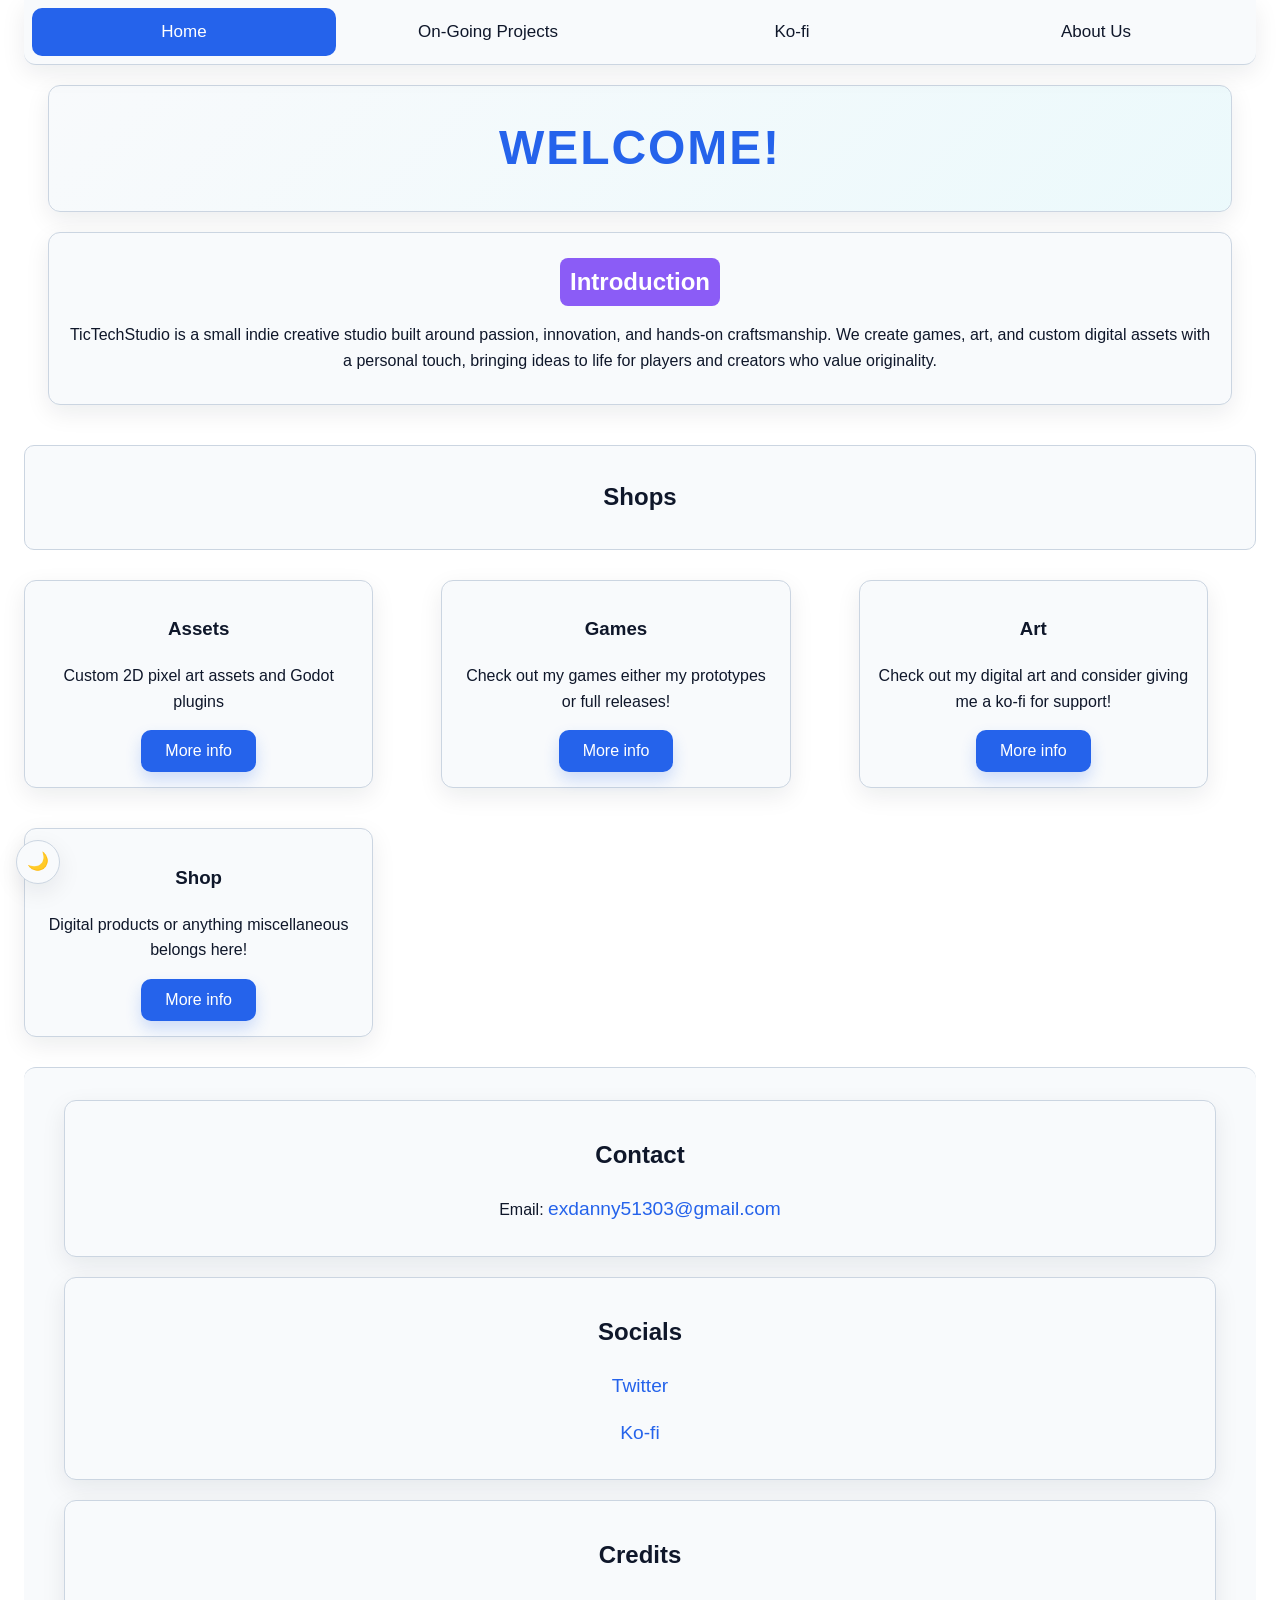
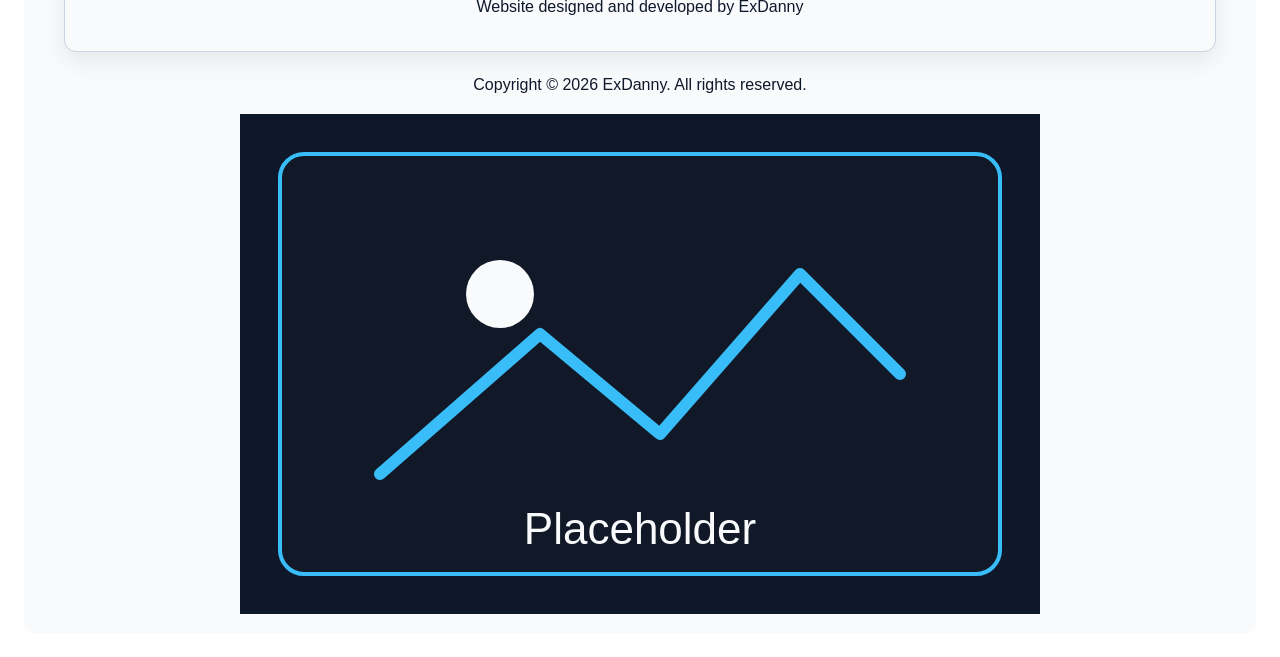
<file: index.html>
<!DOCTYPE html>
<html lang="en">
<head>
    <meta charset="UTF-8">
    <meta name="viewport" content="width=device-width, initial-scale=1.0">
    <title>Main Page</title>
    <link rel="stylesheet" href="CSS/style.css">
</head>
<body>
    <script type="module" src="../global.js"></script>
    <div class="topnav">
        <button class="active" onclick="goToPage('index.html')">Home</button>
        <button onclick="goToPage('Pages/ongoing.html')">On-Going Projects</button>
        <button onclick="goToPage('https://ko-fi.com/exdanny')" target="_blank">Ko-fi</button>
        <button onclick="goToPage('Pages/AboutMe.html')">About Us</button>
    </div>

    <div class="title">
        <h1>Welcome!</h1>
    </div>

    <section class="intro">
        <h2 class="font-highlight">Introduction</h2>
        <p>TicTechStudio is a small indie creative studio built around passion, innovation, and hands-on craftsmanship. We create games, art, and custom digital assets with a personal touch, bringing ideas to life for players and creators who value originality.</p>
    </section>

    <div class="shop-title">
        <h2>Shops</h2>
    </div>

    <section class="shops">

    <div class="shop-card">
        <h3>Assets</h3>
        <p>Custom 2D pixel art assets and Godot plugins</p>
        <button class="button" onclick="goToPage('Pages/assets.html')">More info</button>
    </div>

    <div class="shop-card">
        <h3>Games</h3>
        <p>Check out my games either my prototypes or full releases!</p>
        <button class="button" onclick="goToPage('Pages/games.html')">More info</button>
    </div>

    <div class="shop-card">
        <h3>Art</h3>
        <p>Check out my digital art and consider giving me a ko-fi for support!</p>
        <button class="button" onclick="goToPage('Pages/art.html')">More info</button>
    </div>

    <div class="shop-card">
        <h3>Shop</h3>
        <p>Digital products or anything miscellaneous belongs here!</p>
        <button class="button" onclick="goToPage('Pages/Shop.html')">More info</button>
    </div>
    </section>

    <div class="footer">
        <section class="contact">
            <h2>Contact</h2>
            <p>Email: <a href="mailto:exdanny51303@gmail.com">exdanny51303@gmail.com</a></p>
        </section>
        <section class="socials">
            <h2>Socials</h2>
            <p><a href="https://twitter.com/exdanny" target="_blank">Twitter</a></p>
            <p><a href="https://ko-fi.com/exdanny" target="_blank">Ko-fi</a></p>
        </section>
        <section class="credits">
            <h2>Credits</h2>
            <p>Website designed and developed by ExDanny</p>
        </section>
        <p>Copyright © 2026 ExDanny. All rights reserved.</p>
        <img src="Assets/placeholder.svg" alt="Logo" class="footer-logo">
    </div>

    <script>
    window.addEventListener("DOMContentLoaded", () => {
        requestAnimationFrame(() => {
            document.body.classList.add("loaded");
        });
    });

    function goToPage(url) {
        document.body.classList.remove("loaded");
        document.body.classList.add("leaving");

        setTimeout(() => {
            window.location.href = url;
        }, 450);
    }
    </script>
</body>
</html>
</file>
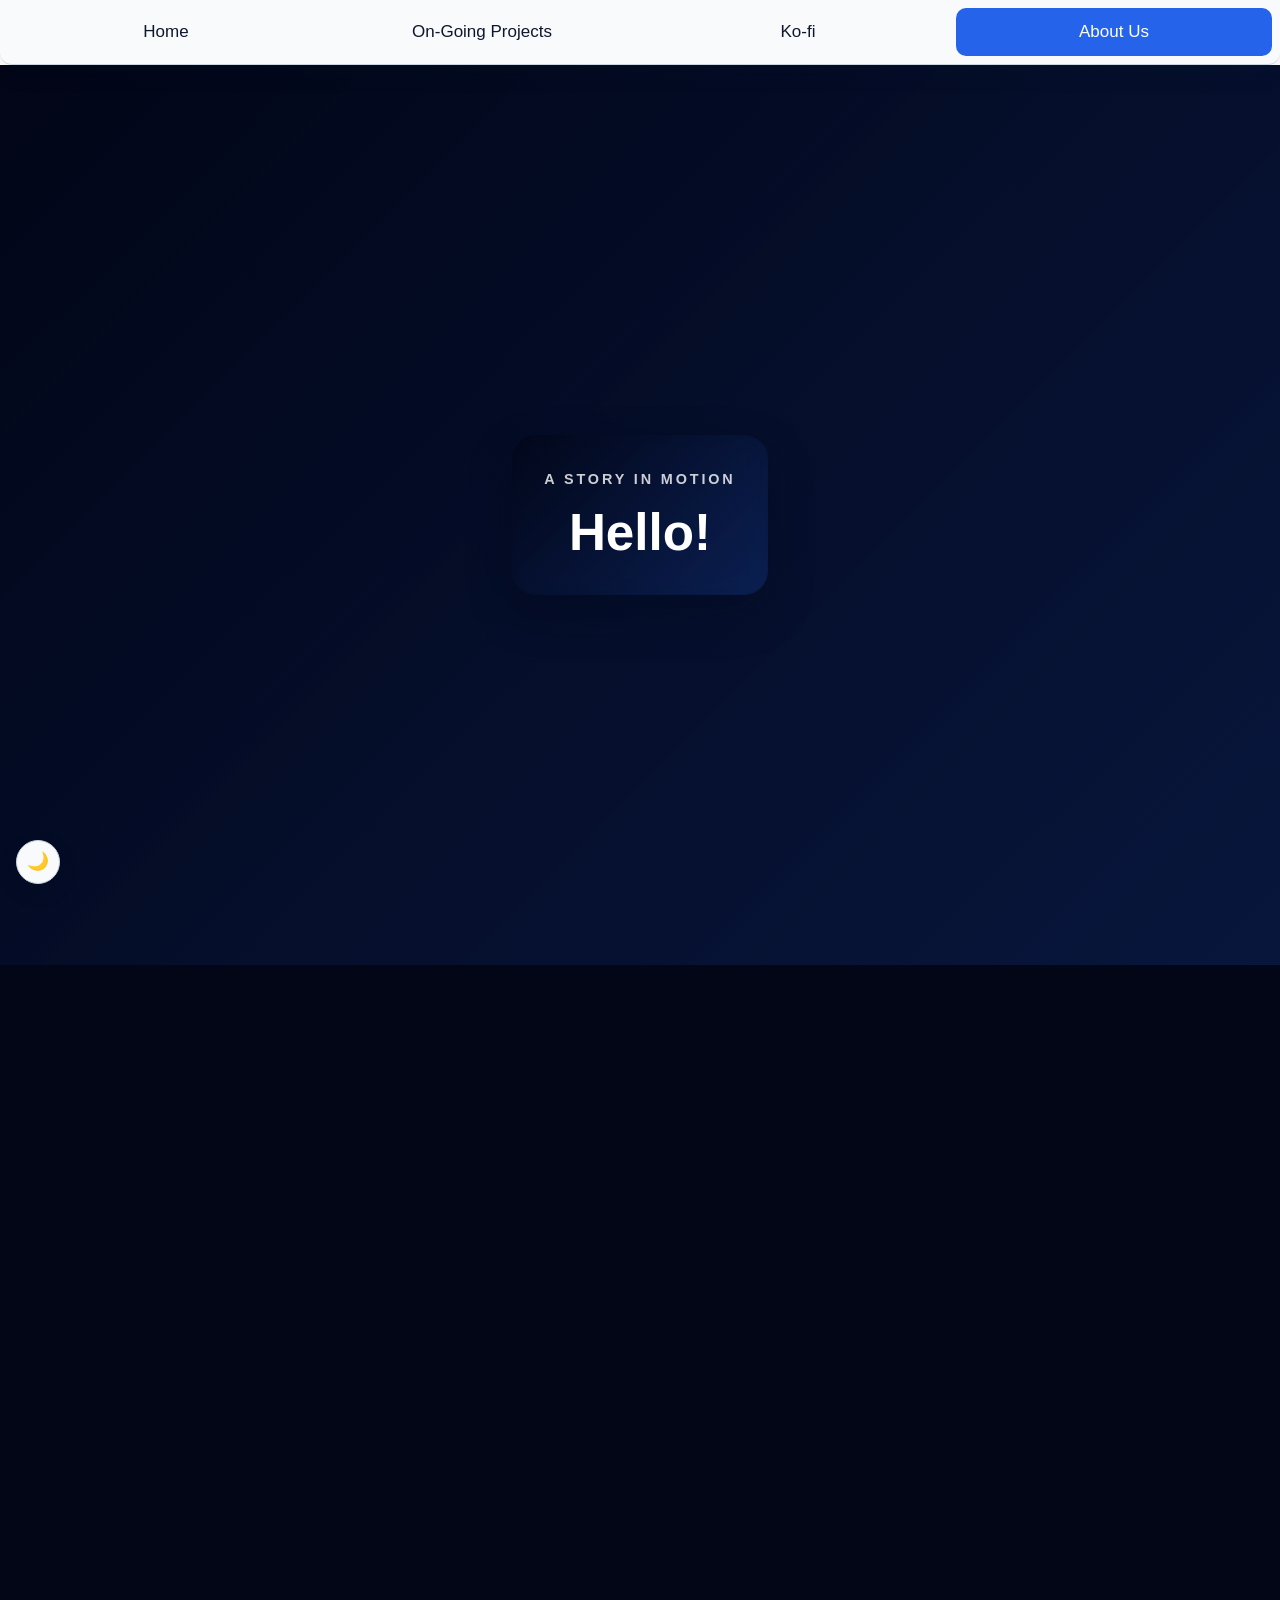
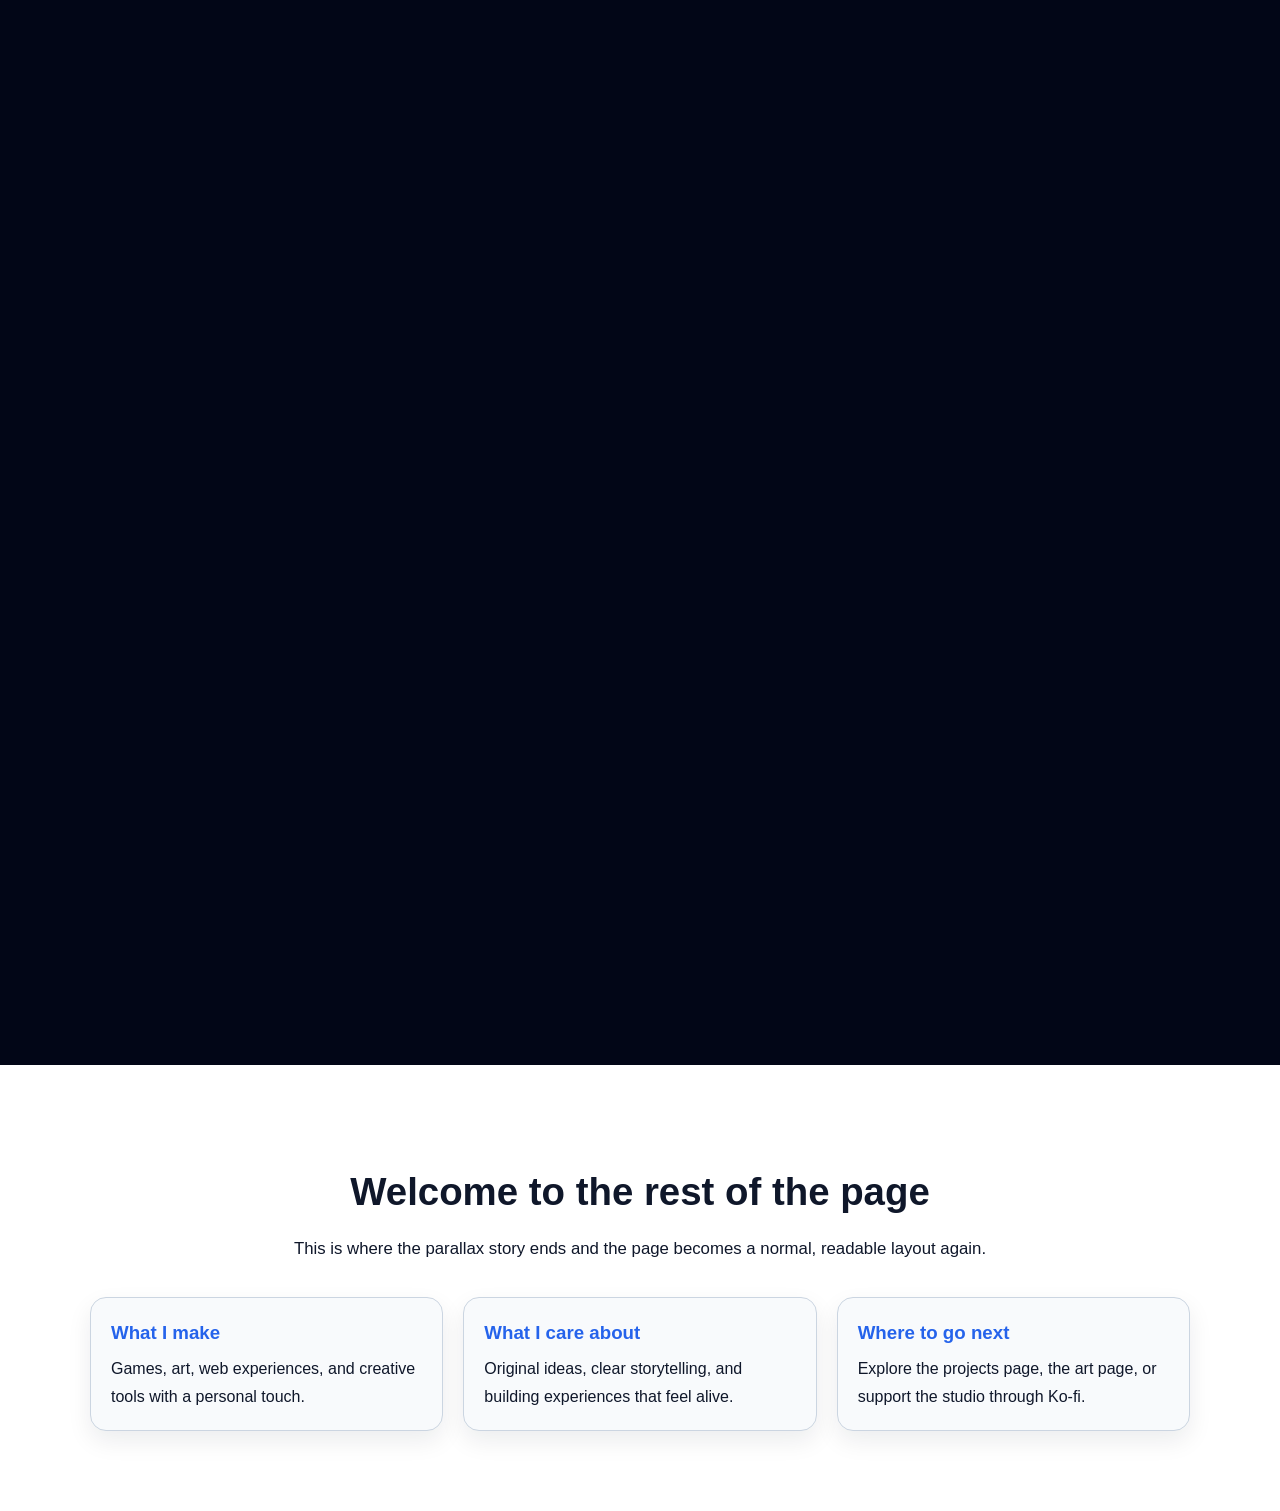
<file: Pages/AboutMe.html>
<!DOCTYPE html>
<html lang="en">
<head>
    <meta charset="UTF-8">
    <meta name="viewport" content="width=device-width, initial-scale=1.0">
    <title>About Us</title>
    <link rel="stylesheet" href="../CSS/style.css">
    <link rel="stylesheet" href="../CSS/style2.css">
</head>
<body>
    <script type="module" src="../global.js"></script>
    <div class="topnav">
        <button onclick="goToPage('../index.html')">Home</button>
        <button onclick="goToPage('ongoing.html')">On-Going Projects</button>
        <button onclick="window.open('https://ko-fi.com/exdanny', '_blank')">Ko-fi</button>
        <button class="active" onclick="goToPage('AboutMe.html')">About Us</button>
    </div>

    <main class="about-page">
        <section class="story-hero">
            <div class="story-viewport">
                <div class="story-texts">
                    <div class="story-slide active" data-index="0">
                        <div class="story-content">
                            <p class="eyebrow">A story in motion</p>
                            <h2>Hello!</h2>
                        </div>
                    </div>
                    <div class="story-slide" data-index="1">
                        <div class="story-content">
                            <p class="eyebrow">Welcome</p>
                            <h2>Welcome to TikTechStudio by EXDanny</h2>
                        </div>
                    </div>
                    <div class="story-slide" data-index="2">
                        <div class="story-content">
                            <p class="eyebrow">A question</p>
                            <h2>Who am I?</h2>
                        </div>
                    </div>
                    <div class="story-slide" data-index="3">
                        <div class="story-content">
                            <p class="eyebrow">A simple answer</p>
                            <h2>Well</h2>
                        </div>
                    </div>
                    <div class="story-slide" data-index="4">
                        <div class="story-content">
                            <p class="eyebrow">A creative identity</p>
                            <h2>I can be many things!</h2>
                        </div>
                    </div>
                    <div class="story-slide" data-index="5">
                        <div class="story-content" style="--story-image: linear-gradient(135deg, rgba(2, 6, 23, 0.7), rgba(37, 99, 235, 0.25));">
                            <p class="eyebrow">A role to grow into</p>
                            <h2>A game developer</h2>
                            <p class="story-note">Swap this background to an image by changing the --story-image value.</p>
                        </div>
                    </div>
                    <div class="story-slide" data-index="6">
                        <div class="story-content" style="--story-image: linear-gradient(135deg, rgba(2, 6, 23, 0.7), rgba(6, 182, 212, 0.25));">
                            <p class="eyebrow">Another path</p>
                            <h2>A writer</h2>
                            <p class="story-note">Same idea here — replace the background with any image you like.</p>
                        </div>
                    </div>
                    <div class="story-slide" data-index="7">
                        <div class="story-content" style="--story-image: linear-gradient(135deg, rgba(2, 6, 23, 0.7), rgba(139, 92, 246, 0.25));">
                            <p class="eyebrow">Creative expression</p>
                            <h2>An artist</h2>
                        </div>
                    </div>
                    <div class="story-slide" data-index="8">
                        <div class="story-content" style="--story-image: linear-gradient(135deg, rgba(2, 6, 23, 0.7), rgba(16, 185, 129, 0.25));">
                            <p class="eyebrow">Built for the web</p>
                            <h2>A web developer</h2>
                        </div>
                    </div>
                    <div class="story-slide" data-index="9">
                        <div class="story-content">
                            <p class="eyebrow">The story continues</p>
                            <h2>And more!</h2>
                        </div>
                    </div>
                </div>
            </div>
        </section>

        <section class="about-finish">
            <div class="about-finish-inner">
                <h2>Welcome to the rest of the page</h2>
                <p>This is where the parallax story ends and the page becomes a normal, readable layout again.</p>
            </div>
            <div class="about-grid">
                <article class="about-card">
                    <h3>What I make</h3>
                    <p>Games, art, web experiences, and creative tools with a personal touch.</p>
                </article>
                <article class="about-card">
                    <h3>What I care about</h3>
                    <p>Original ideas, clear storytelling, and building experiences that feel alive.</p>
                </article>
                <article class="about-card">
                    <h3>Where to go next</h3>
                    <p>Explore the projects page, the art page, or support the studio through Ko-fi.</p>
                </article>
            </div>
        </section>
    </main>

    <script>
    window.addEventListener("DOMContentLoaded", () => {
        requestAnimationFrame(() => {
            document.body.classList.add("loaded");
        });

        const slides = Array.from(document.querySelectorAll('.story-slide'));
        const hero = document.querySelector('.story-hero');

        const updateStory = () => {
            const viewportHeight = window.innerHeight;

            slides.forEach((slide) => {
                const slideTop = slide.getBoundingClientRect().top;
                const slideBottom = slide.getBoundingClientRect().bottom;
                const isVisible = slideTop < viewportHeight * 0.75 && slideBottom > viewportHeight * 0.25;

                if (isVisible) {
                    slide.classList.add('active');
                } else {
                    slide.classList.remove('active');
                }
            });
        };

        updateStory();
        window.addEventListener('scroll', updateStory, { passive: true });
        window.addEventListener('resize', updateStory);
    });

    function goToPage(url) {
        document.body.classList.remove("loaded");
        document.body.classList.add("leaving");

        setTimeout(() => {
            window.location.href = url;
        }, 450);
    }
    </script>
</body>
</html>
</file>
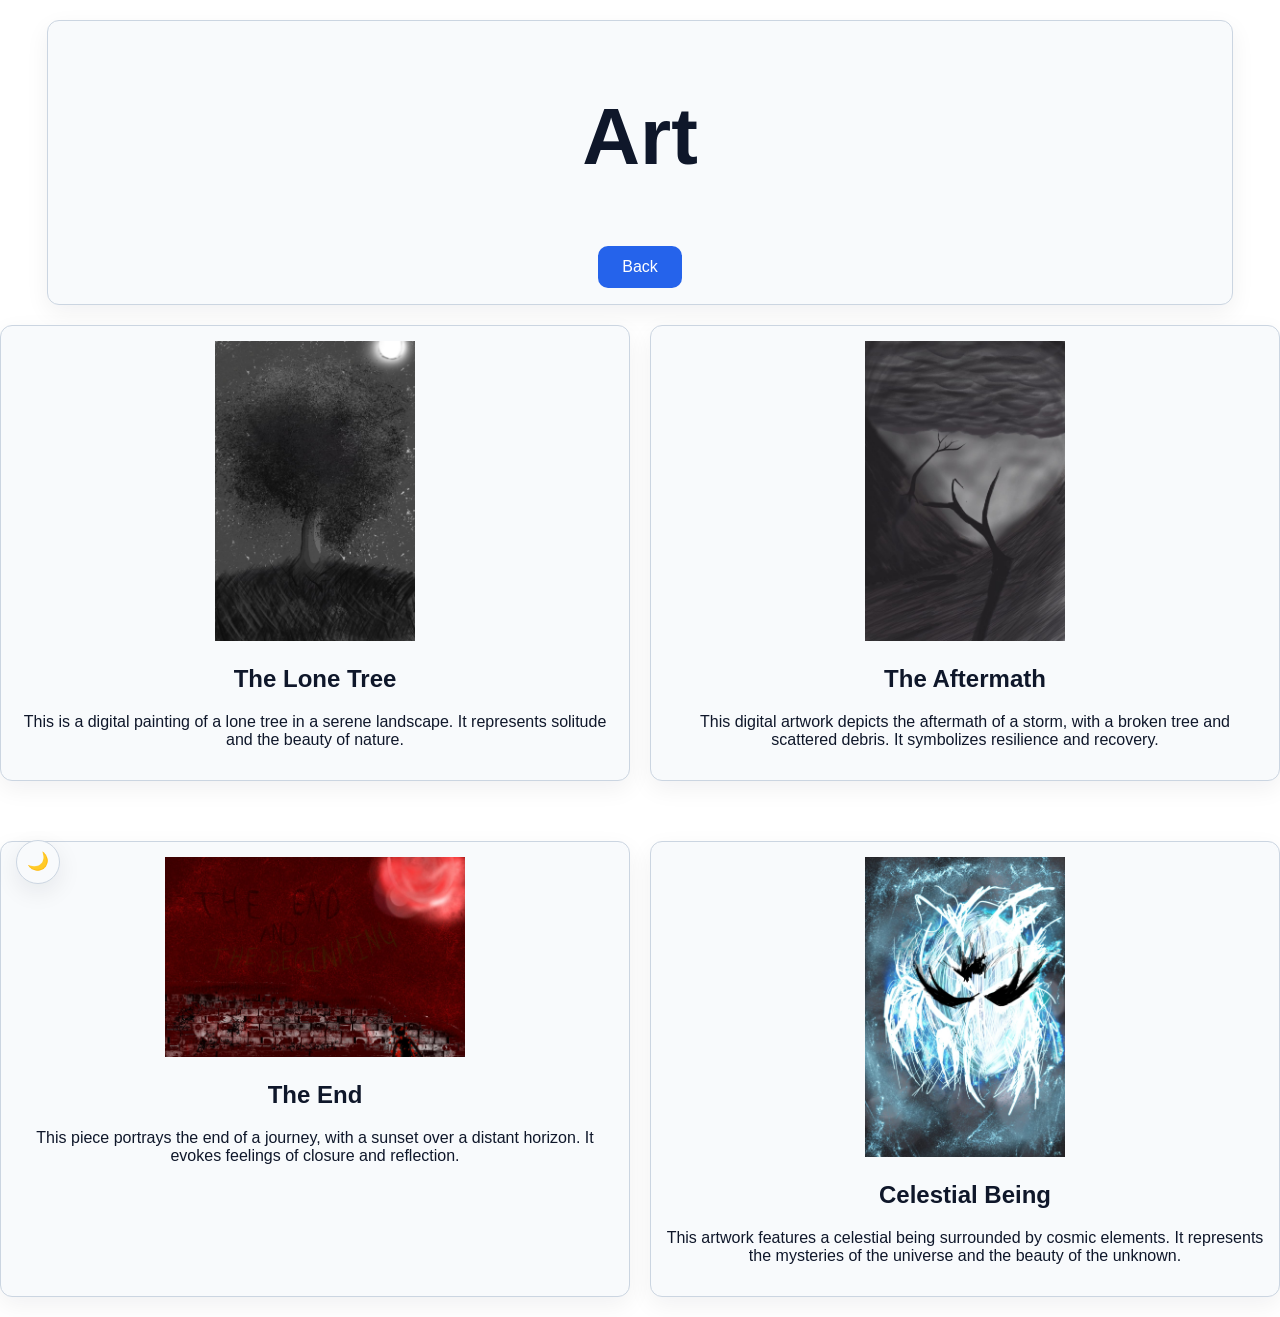
<file: Pages/art.html>
<!DOCTYPE html>
<html lang="en">
<head>
    <meta charset="UTF-8">
    <meta name="viewport" content="width=device-width, initial-scale=1.0">
    <title>Art</title>
    <link rel="stylesheet" href="../CSS/art.css">
</head>
<body>
    <script type="module" src="../global.js"></script>
    <div class="title">
        <h1>Art</h1>
        <button class="button" onclick="goToPage('../index.html')">Back</button>
    </div>

    <section class="art">
        <section class="art-card">
        <img src="../Assets/TheLoneTree.jpeg" alt="The Lone Tree" class="art-image" height="300" width="200">
        <div class="art-description">
            <h2>The Lone Tree</h2>
            <p>This is a digital painting of a lone tree in a serene landscape. It represents solitude and the beauty of nature.</p>
        </div>
        </section>

        <section class="art-card">
            <img src="../Assets/TheAftermath.jpeg" alt="The Aftermath" class="art-image" height="300" width="200">
            <div class="art-description">
                <h2>The Aftermath</h2>
                <p>This digital artwork depicts the aftermath of a storm, with a broken tree and scattered debris. It symbolizes resilience and recovery.</p>
            </div>
        </section>

        <section class="art-card">
            <img src="../Assets/TheEnd.jpeg" alt="The End" class="art-image" width="300" height="200">
            <div class="art-description">
                <h2>The End</h2>
                <p>This piece portrays the end of a journey, with a sunset over a distant horizon. It evokes feelings of closure and reflection.</p>
            </div>
        </section>

        <section class="art-card">
            <img src="../Assets/CelestialBeing.jpeg" alt="Celestial Being" class="art-image" height="300" width="200">
            <div class="art-description">
                <h2>Celestial Being</h2>
                <p>This artwork features a celestial being surrounded by cosmic elements. It represents the mysteries of the universe and the beauty of the unknown.</p>
            </div>
        </section>

    </section>
    
    <script>
    window.addEventListener("DOMContentLoaded", () => {
        requestAnimationFrame(() => {
            document.body.classList.add("loaded");
        });
    });

    function goToPage(url) {
        document.body.classList.remove("loaded");
        document.body.classList.add("leaving");

        setTimeout(() => {
            window.location.href = url;
        }, 450);
    }
    </script>
</body>
</html>
</file>
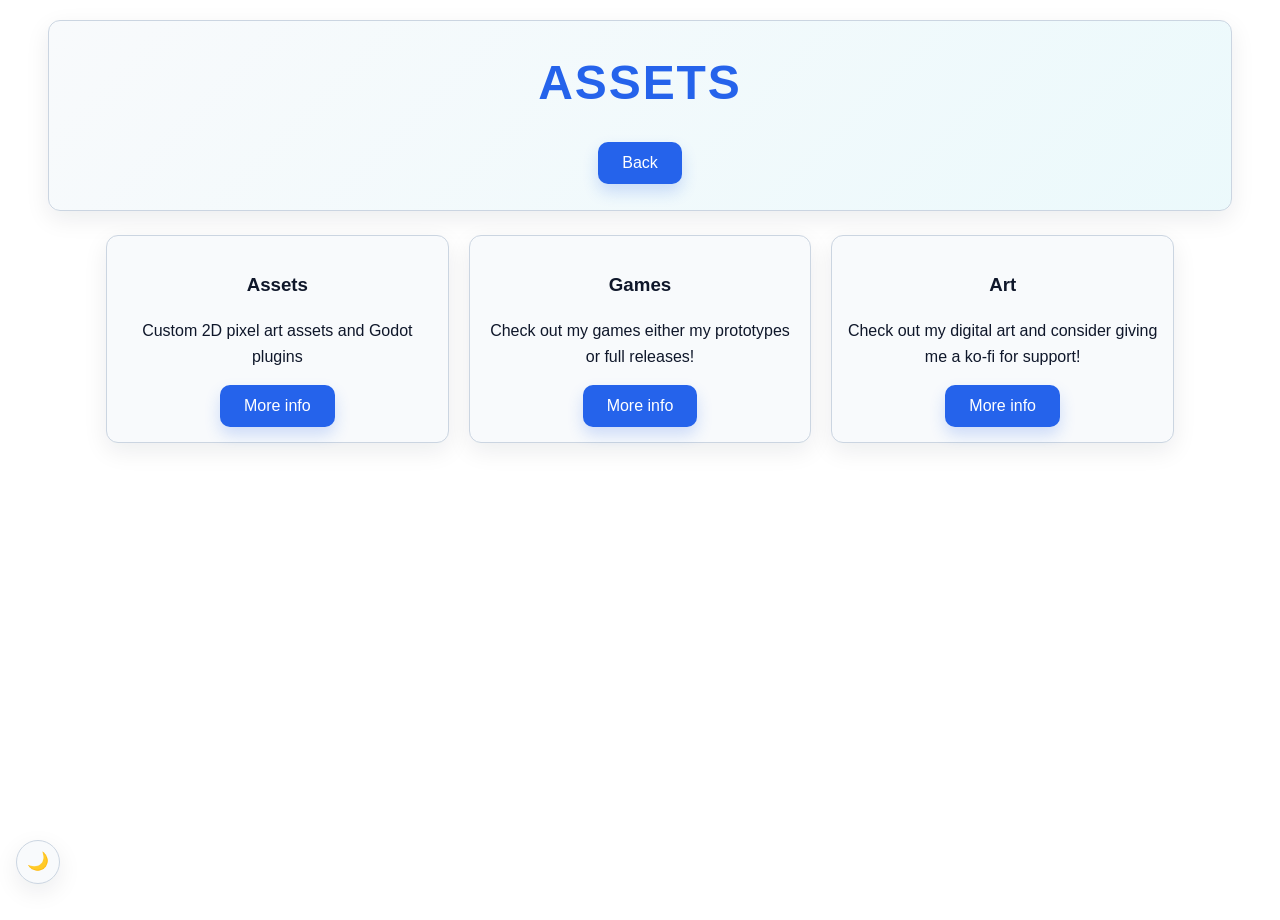
<file: Pages/assets.html>
<!DOCTYPE html>
<html lang="en">
<head>
    <meta charset="UTF-8">
    <meta name="viewport" content="width=device-width, initial-scale=1.0">
    <title>Assets</title>
    <link rel="stylesheet" href="../CSS/style.css">
</head>
<body>
    <script type="module" src="../global.js"></script>
    <div class="title">
        <h1>Assets</h1>                            
        <button class="button" onclick="goToPage('../index.html')">Back</button>
    </div>

    <div class="assets-grid">
        <div class="shop-card">
            <h3>Assets</h3>
            <p>Custom 2D pixel art assets and Godot plugins</p>
            <button class="button" onclick="goToPage('assets.html')">More info</button>
        </div>

        <div class="shop-card">
            <h3>Games</h3>
            <p>Check out my games either my prototypes or full releases!</p>
            <button class="button" onclick="goToPage('games.html')">More info</button>
        </div>

        <div class="shop-card">
            <h3>Art</h3>
            <p>Check out my digital art and consider giving me a ko-fi for support!</p>
            <button class="button" onclick="goToPage('art.html')">More info</button>
        </div>
    </div>

    <script>
    window.addEventListener("DOMContentLoaded", () => {
        requestAnimationFrame(() => {
            document.body.classList.add("loaded");
        });
    });

    function goToPage(url) {
        document.body.classList.remove("loaded");
        document.body.classList.add("leaving");

        setTimeout(() => {
            window.location.href = url;
        }, 450);
    }
    </script>
</body>
</html>
</file>
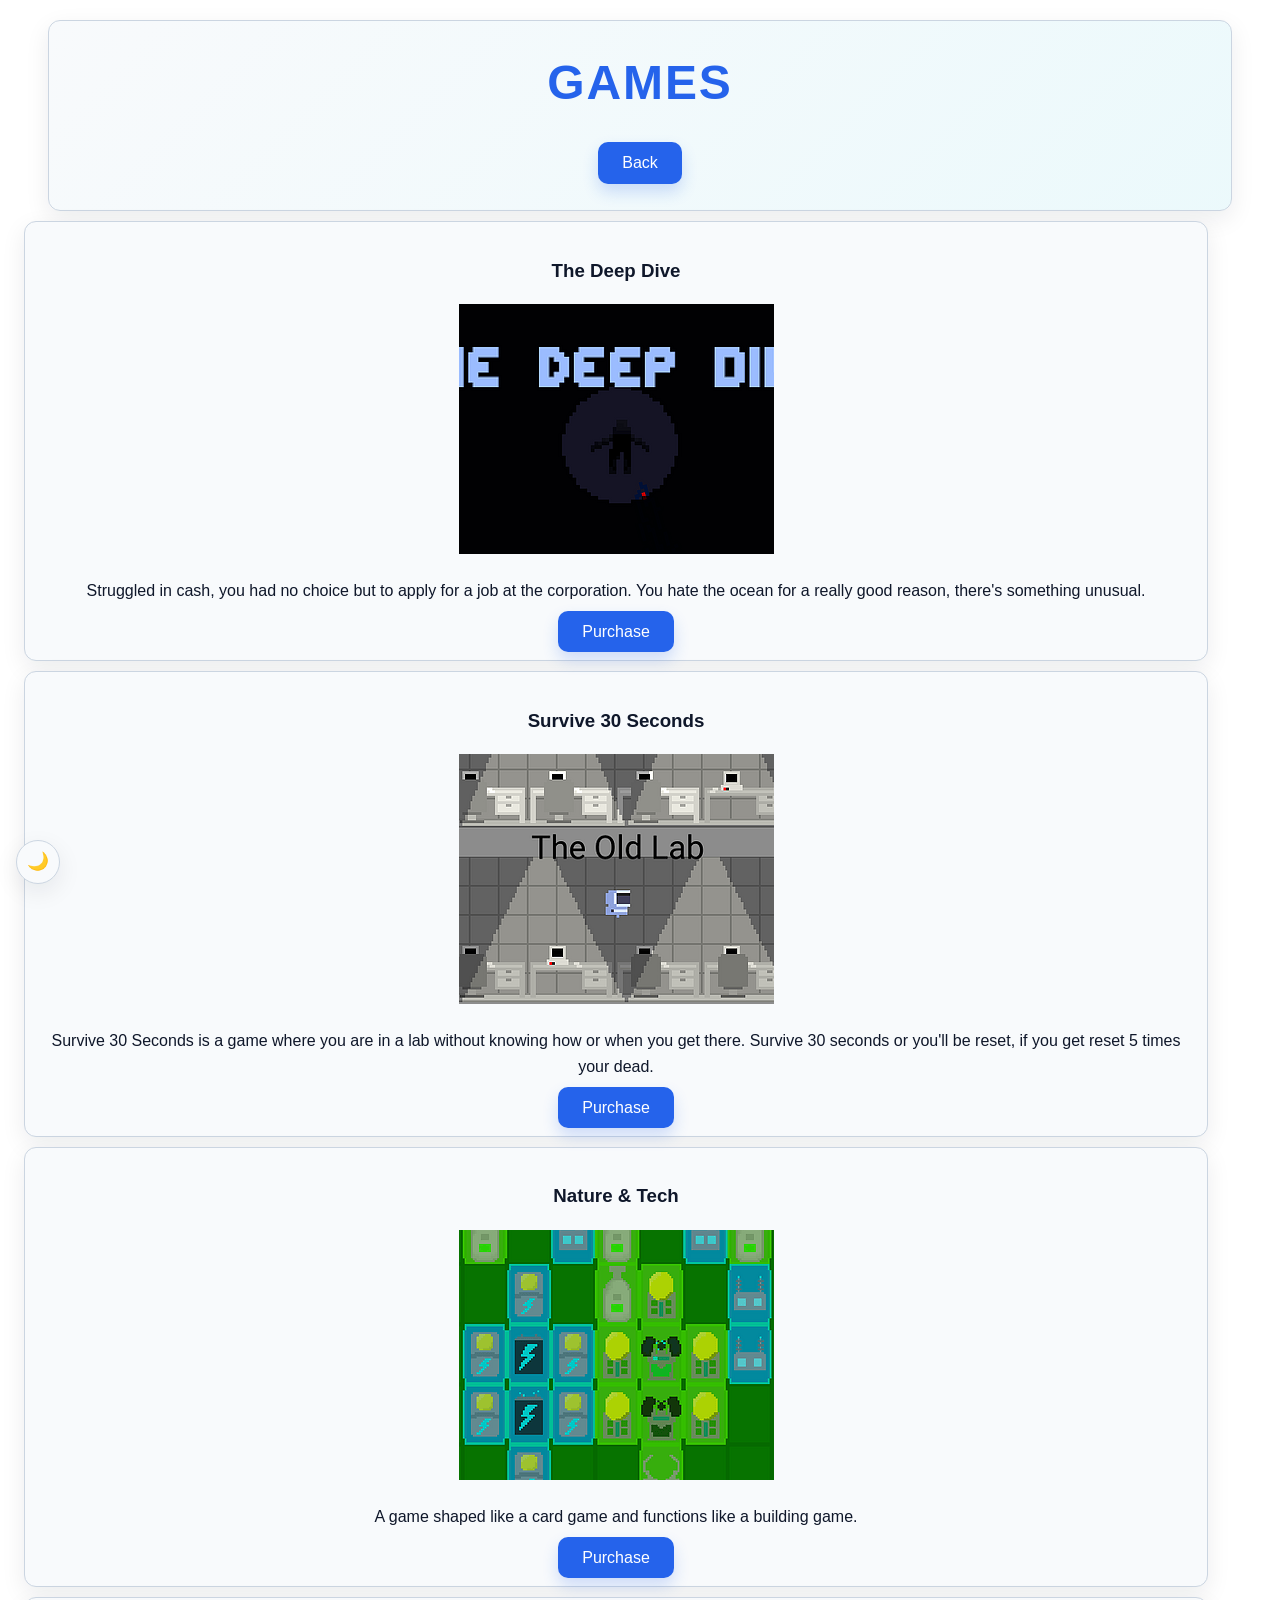
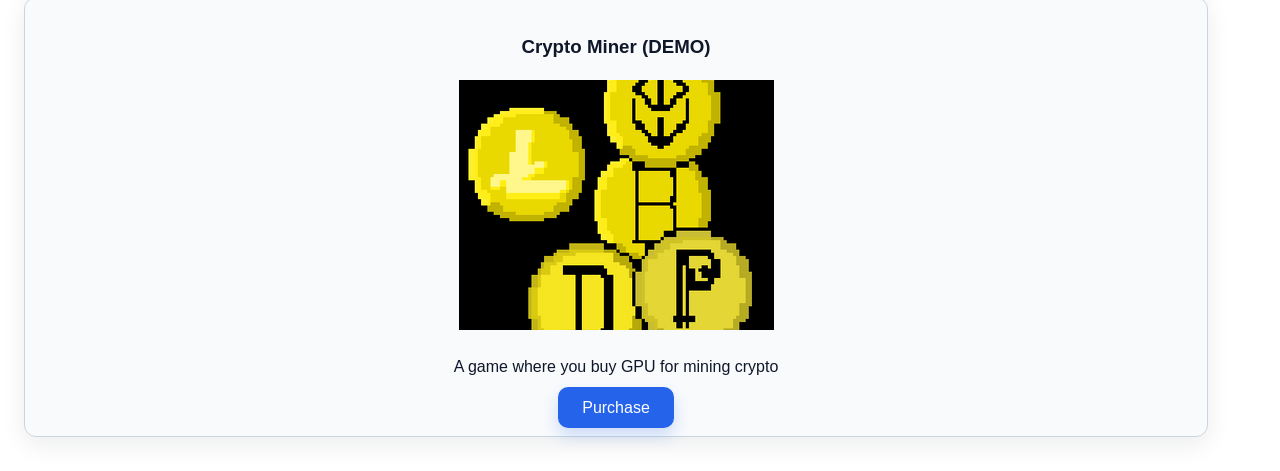
<file: Pages/games.html>
<!DOCTYPE html>
<html lang="en">
<head>
    <meta charset="UTF-8">
    <meta name="viewport" content="width=device-width, initial-scale=1.0">
    <title>Games</title>
    <link rel="stylesheet" href="../CSS/style.css">
</head>
<body>
    <script type="module" src="../global.js"></script>
    <div class="title">
        <h1>Games</h1>
        <button class="button" onclick="goToPage('../index.html')">Back</button>
    </div>

    <div class="shop-card">
        <h3>The Deep Dive</h3>
        <img src="../Assets/TheDeepDive.png" alt="The Deep Dive">
        <p>Struggled in cash, you had no choice but to apply for a job at the corporation. You hate the ocean for a really good reason, there's something unusual. </p>
        <a class="button" href="https://sandbox.hitpay.link/cqkkqa" target="_blank" rel="noopener noreferrer">Purchase</a>
    </div>

    <div class="shop-card">
        <h3>Survive 30 Seconds</h3>
        <img src="../Assets/Survive.png" alt="Survive 30 Seconds">
        <p>Survive 30 Seconds is a game where you are in a lab without knowing how or when you get there. Survive 30 seconds or you'll be reset, if you get reset 5 times your dead.</p>
        <a class="button" href="https://sandbox.hitpay.link/cqkkqa" target="_blank" rel="noopener noreferrer">Purchase</a>
    </div>

    <div class="shop-card">
        <h3>Nature & Tech</h3>
        <img src="../Assets/Nature.png" alt="Nature & Tech">
        <p>A game shaped like a card game and functions like a building game.</p>
        <a class="button" href="https://sandbox.hitpay.link/cqkkqa" target="_blank" rel="noopener noreferrer">Purchase</a>
    </div>
    
    <div class="shop-card">
        <h3>Crypto Miner (DEMO)</h3>
        <img src="../Assets/Crypto.png" alt="Crypto Miner (DEMO)">
        <p>A game where you buy GPU for mining crypto</p>
        <a class="button" href="https://sandbox.hitpay.link/cqkkqa" target="_blank" rel="noopener noreferrer">Purchase</a>
    </div>
    
    <script>
    window.addEventListener("DOMContentLoaded", () => {
        requestAnimationFrame(() => {
            document.body.classList.add("loaded");
        });
    });

    function goToPage(url) {
        document.body.classList.remove("loaded");
        document.body.classList.add("leaving");

        setTimeout(() => {
            window.location.href = url;
        }, 450);
    }
    </script>
</body>
</html>
</file>
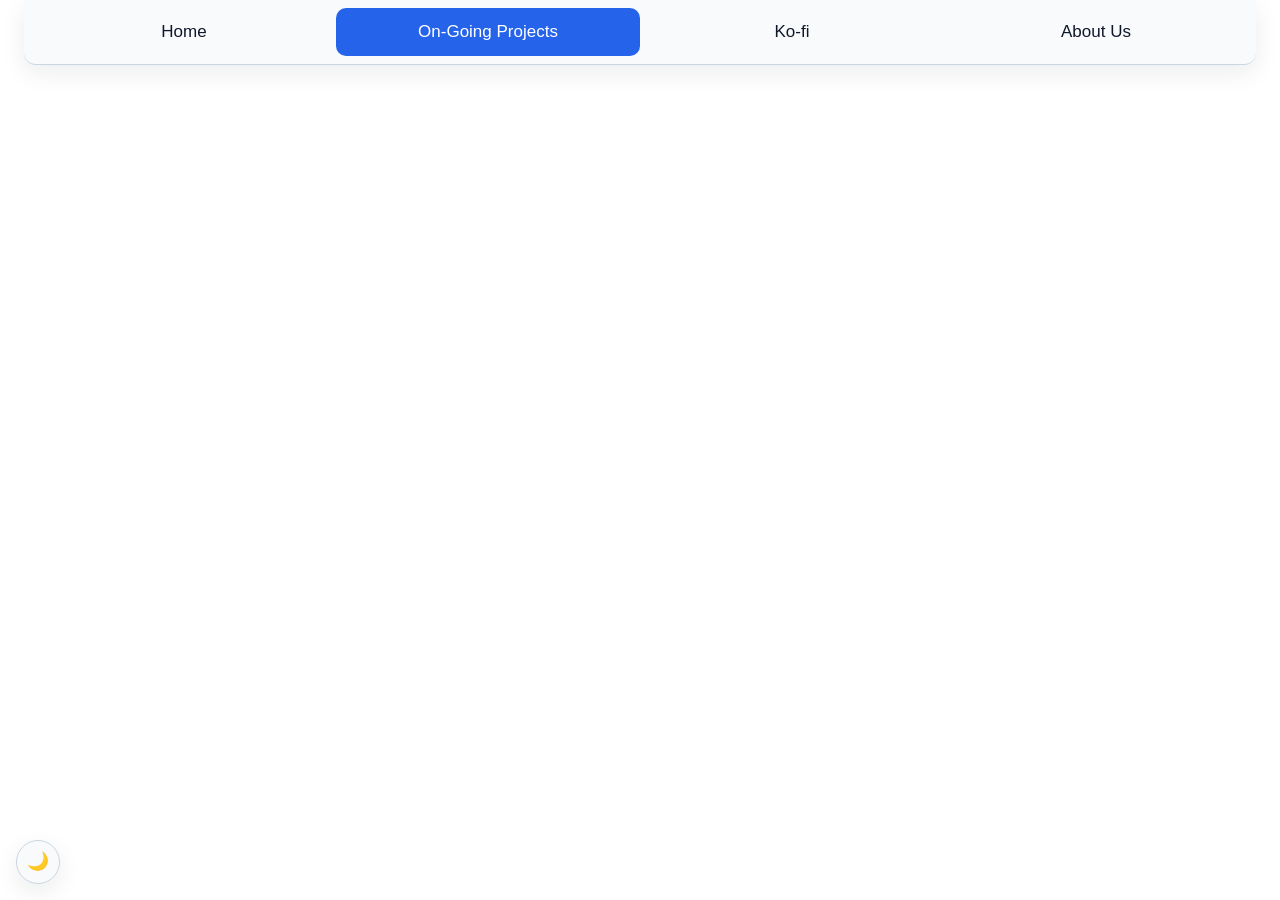
<file: Pages/ongoing.html>
<!DOCTYPE html>
<html lang="en">
<head>
    <meta charset="UTF-8">
    <meta name="viewport" content="width=device-width, initial-scale=1.0">
    <title>On-Going Projects</title>
    <link rel="stylesheet" href="../CSS/style.css">
</head>
<body>
    <script type="module" src="../global.js"></script>
    <div class="topnav">
        <button onclick="goToPage('../index.html')">Home</button>
        <button class="active" onclick="goToPage('ongoing.html')">On-Going Projects</button>
        <button onclick="goToPage('https://ko-fi.com/exdanny')" target="_blank">Ko-fi</button>
        <button onclick="goToPage('AboutMe.html')">About Us</button>
    </div>

    <script>
    window.addEventListener("DOMContentLoaded", () => {
        requestAnimationFrame(() => {
            document.body.classList.add("loaded");
        });
    });

    function goToPage(url) {
        document.body.classList.remove("loaded");
        document.body.classList.add("leaving");

        setTimeout(() => {
            window.location.href = url;
        }, 450);
    }
    </script>
</body>
</html>
</file>
<file: CSS/style.css>
:root {
    --color-primary: #2563EB;
    --color-secondary: #06B6D4;
    --color-accent: #8B5CF6;
    --color-background: #FFFFFF;
    --color-surface: #F8FAFC;
    --color-text: #0F172A;
    --color-border: #CBD5E1;
    --color-success: #10B981;
    --shadow: 0 8px 24px rgba(15, 23, 42, 0.08);
    --radius: 12px;
}

* {
    box-sizing: border-box;
}

html {
    font-family: 'Arial', sans-serif;
    font-size: 16px;
    background: var(--color-background);
    color: var(--color-text);
    margin: 0;
    padding: 0;
    line-height: 1.6;
}

body {
    opacity: 0;
    transform: translateX(20px);
    transition: all 0.4s ease;
    min-height: 100vh;
    margin: 0;
    padding: 0 1.5rem 1.5rem;
    background: var(--color-background);
    color: var(--color-text);
}

body.loaded {
    opacity: 1;
    transform: translateX(0);
}

body.leaving {
    opacity: 0;
    transform: translateX(-20px);
}

img {
    max-width: 100%;
}

a {
    color: var(--color-primary);
    text-decoration: none;
    transition: color 0.2s ease, background-color 0.2s ease;
}

a:hover {
    color: var(--color-secondary);
}

/* Mobile phones - small screens */
@media only screen and (max-width: 480px) {
    html {
        font-size: 12px;
    }
    .title {
        font-size: 1.5rem;
    }
    .topnav button {
        font-size: 0.75rem;
        padding: 0.5rem 0.25rem;
    }
}

/* Tablets and larger phones */
@media only screen and (min-width: 481px) and (max-width: 768px) {
    html {
        font-size: 14px;
    }
    .title {
        font-size: 2rem;
    }
}

/* Small desktops */
@media only screen and (min-width: 769px) and (max-width: 1024px) {
    html {
        font-size: 15px;
    }
}

/* Large desktops */
@media only screen and (min-width: 1025px) {
    html {
        font-size: 16px;
    }
}

.topnav {
    position: sticky;
    top: 0;
    z-index: 1000;
    padding: 0.5rem;
    background-color: var(--color-surface);
    border-bottom: 1px solid var(--color-border);
    overflow: hidden;
    border-radius: 0 0 var(--radius) var(--radius);
    box-shadow: var(--shadow);
}

.topnav button {
    float: left;
    width: 25%;
    background: transparent;
    color: var(--color-text);
    border: none;
    text-align: center;
    padding: 0.875rem 1rem;
    text-decoration: none;
    font-size: 1.0625rem;
    border-radius: 10px;
    cursor: pointer;
    transition: background-color 0.2s ease, color 0.2s ease;
}

.topnav button:hover {
    background-color: rgba(6, 182, 212, 0.12);
    color: var(--color-secondary);
}

.topnav button.active {
    background-color: var(--color-primary);
    color: #FFFFFF;
}

.footer {
    background-color: var(--color-surface);
    color: var(--color-text);
    text-align: center;
    padding: 0.75rem 1rem;
    margin-top: 1.25rem;
    border-top: 1px solid var(--color-border);
    border-radius: var(--radius);
}

.contact,
.socials,
.credits,
.intro,
.shop-card {
    width: min(100rem, calc(100% - 3rem));
    margin: 1.25rem auto;
    background-color: var(--color-surface);
    color: var(--color-text);
    padding: 0.9375rem;
    border-radius: var(--radius);
    text-align: center;
    border: 1px solid var(--color-border);
    box-shadow: var(--shadow);
}

.contact a,
.socials a {
    color: var(--color-primary);
    text-decoration: none;
    font-size: 1.2em;
    transition: color 0.2s ease;
}

.contact a:hover,
.socials a:hover {
    color: var(--color-secondary);
}

.socials {
    justify-content: center;
    gap: 1.25rem;
    margin-top: 0.625rem;
}

.title {
    padding: 1.5rem 2rem;
    background: linear-gradient(135deg, var(--color-surface) 0%, rgba(6, 182, 212, 0.08) 100%);
    color: var(--color-text);
    width: min(100rem, calc(100% - 3rem));
    border-radius: var(--radius);
    margin: 1.25rem auto 0;
    font-size: 2.5rem;
    align-items: center;
    text-align: center;
    border: 1px solid var(--color-border);
    box-shadow: var(--shadow);
}

.title h1 {
    margin: 0;
    font-size: clamp(2rem, 4vw, 3rem);
    font-weight: 800;
    letter-spacing: 0.04em;
    color: var(--color-primary);
    text-transform: uppercase;
}

.button {
    background-color: var(--color-primary);
    color: #FFFFFF;
    padding: 0.75rem 1.5rem;
    font-size: 1rem;
    border: none;
    border-radius: 10px;
    cursor: pointer;
    transition: all 0.2s ease;
    box-shadow: 0 8px 16px rgba(37, 99, 235, 0.2);
    position: relative;
}

.button:active {
    transform: translateY(0.125rem);
    box-shadow: 0 4px 10px rgba(37, 99, 235, 0.15);
}

.button:hover {
    background-color: var(--color-secondary);
    color: #FFFFFF;
    box-shadow: 0 10px 20px rgba(6, 182, 212, 0.2);
}

.button,
.button:visited,
.button:hover,
.button:active {
    text-decoration: none;
}

.font-highlight {
    color: #FFFFFF;
    background-color: var(--color-accent);
    margin: 0.625rem auto;
    width: min-content;
    padding: 0.3125rem 0.625rem;
    border-radius: 8px;
    text-align: center;
    justify-content: center;
}

.shop-title {
    text-align: center;
    margin: 2.5rem 0 1.25rem;
    padding: 0.75rem 1rem;
    background-color: var(--color-surface);
    border: 1px solid var(--color-border);
    border-radius: 10px;
    color: var(--color-text);
}

.shops {
    width: 100%;
    display: grid;
    grid-template-columns: repeat(3, 1fr);
    gap: 1.25rem;
}

.shop-grid {
    width: 100%;
}

.shops h2 {
    text-align: center;
    margin-bottom: 1.25rem;
}

.assets-grid {
    display: grid;
    grid-template-columns: repeat(3, minmax(0, 1fr));
    gap: 1.25rem;
    max-width: 1100px;
    margin: 1.5rem auto;
    padding: 0 1rem;
}

.assets-grid .shop-card {
    width: 100%;
    margin: 0;
    box-sizing: border-box;
}

.shop-card {
    margin: 0.625rem 0;
    transition: transform 0.2s ease, box-shadow 0.2s ease;
}

.shop-card:hover {
    transform: translateY(-0.25rem);
    box-shadow: 0 12px 28px rgba(15, 23, 42, 0.12);
}

@media (max-width: 900px) {
    .assets-grid {
        grid-template-columns: repeat(2, minmax(0, 1fr));
    }
}

@media (max-width: 600px) {
    .assets-grid {
        grid-template-columns: 1fr;
    }
}
</file>
<file: CSS/style2.css>
:root {
  --color-primary: #2563EB;
  --color-secondary: #06B6D4;
  --color-accent: #8B5CF6;
  --color-background: #FFFFFF;
  --color-surface: #F8FAFC;
  --color-text: #0F172A;
  --color-border: #CBD5E1;
  --color-success: #10B981;
}

html,
body {
  margin: 0;
  padding: 0;
  background: var(--color-background);
  color: var(--color-text);
  font-family: Arial, sans-serif;
  scroll-behavior: smooth;
  overflow-x: hidden;
}

.about-page {
  width: 100%;
}

.story-hero {
  position: relative;
  background: #020617;
  color: #FFFFFF;
  min-height: 100vh;
}

.story-viewport {
  position: relative;
  width: 100%;
  overflow: visible;
}

.story-texts {
  position: relative;
  width: 100%;
  min-height: 100vh;
}

.story-slide {
  position: relative;
  min-height: 100vh;
  display: flex;
  align-items: center;
  justify-content: center;
  text-align: center;
  padding: 2rem 1.5rem;
  opacity: 0;
  pointer-events: none;
  transition: opacity 0.8s ease;
  will-change: opacity;
}

.story-slide.active {
  opacity: 1;
  pointer-events: auto;
}

.story-slide::before {
  content: "";
  position: absolute;
  inset: 0;
  background: linear-gradient(135deg, rgba(2, 6, 23, 0.75), rgba(37, 99, 235, 0.18));
  z-index: -1;
}

.story-slide:nth-child(2n)::before {
  background: linear-gradient(135deg, rgba(2, 6, 23, 0.75), rgba(6, 182, 212, 0.18));
}

.story-slide:nth-child(3n)::before {
  background: linear-gradient(135deg, rgba(2, 6, 23, 0.75), rgba(139, 92, 246, 0.18));
}

.story-slide:nth-child(4n)::before {
  background: linear-gradient(135deg, rgba(2, 6, 23, 0.75), rgba(16, 185, 129, 0.18));
}

.story-slide:nth-child(5n)::before {
  background: linear-gradient(135deg, rgba(2, 6, 23, 0.75), rgba(248, 113, 113, 0.18));
}

.story-content {
  position: relative;
  z-index: 1;
  max-width: 860px;
  padding: 2rem;
  border-radius: 24px;
  background: rgba(2, 6, 23, 0.34);
  backdrop-filter: blur(8px);
  box-shadow: 0 18px 45px rgba(2, 6, 23, 0.28);
}

.story-content::before {
  content: "";
  position: absolute;
  inset: 0;
  border-radius: inherit;
  background: var(--story-image, linear-gradient(135deg, rgba(2, 6, 23, 0.7), rgba(37, 99, 235, 0.2)));
  z-index: -1;
}

.story-slide .eyebrow {
  margin: 0 0 0.75rem;
  letter-spacing: 0.2em;
  text-transform: uppercase;
  font-size: 0.9rem;
  font-weight: 700;
  opacity: 0.8;
}

.story-slide h2 {
  margin: 0;
  font-size: clamp(2rem, 4vw, 3.25rem);
  line-height: 1.15;
  max-width: 860px;
}

.story-slide p {
  margin: 1rem auto 0;
  font-size: clamp(1rem, 2vw, 1.2rem);
  max-width: 640px;
  line-height: 1.7;
}

.story-note {
  margin-top: 0.75rem;
  font-size: 0.95rem;
  opacity: 0.85;
}

.about-finish {
  padding: 4rem 1.5rem 5rem;
  background: var(--color-background);
  color: var(--color-text);
}

.about-finish-inner {
  max-width: 860px;
  margin: 0 auto 2rem;
  text-align: center;
}

.about-finish-inner h2 {
  margin-bottom: 0.75rem;
  font-size: clamp(1.8rem, 3vw, 2.4rem);
}

.about-finish-inner p {
  margin: 0;
  font-size: 1.05rem;
  line-height: 1.8;
}

.about-grid {
  display: grid;
  grid-template-columns: repeat(3, minmax(0, 1fr));
  gap: 1.25rem;
  max-width: 1100px;
  margin: 0 auto;
}

.about-card {
  background: var(--color-surface);
  border: 1px solid var(--color-border);
  border-radius: 16px;
  padding: 1.25rem;
  box-shadow: 0 10px 24px rgba(15, 23, 42, 0.08);
}

.about-card h3 {
  margin-top: 0;
  margin-bottom: 0.5rem;
  color: var(--color-primary);
}

.about-card p {
  margin: 0;
  line-height: 1.7;
}

@media (max-width: 800px) {
  .about-grid {
    grid-template-columns: 1fr;
  }
}
</file>
<file: CSS/art.css>
:root {
    --color-primary: #2563EB;
    --color-secondary: #06B6D4;
    --color-accent: #8B5CF6;
    --color-background: #FFFFFF;
    --color-surface: #F8FAFC;
    --color-text: #0F172A;
    --color-border: #CBD5E1;
    --color-success: #10B981;
}

html {
    font-family: 'Arial', sans-serif;
    font-size: 16px;
    background: var(--color-background);
    color: var(--color-text);
    margin: 0;
    padding: 0;
    flex-direction: column;
}

body {
    margin: 0;
    background: var(--color-background);
    color: var(--color-text);
}

@media only screen and (max-width: 480px) {
    html {
        font-size: 12px;
    }
    .title {
        font-size: 1.5rem;
    }
    .topnav button {
        font-size: 0.75rem;
        padding: 0.5rem 0.25rem;
    }
}

@media only screen and (min-width: 481px) and (max-width: 768px) {
    html {
        font-size: 14px;
    }
    .title {
        font-size: 2rem;
    }
}

@media only screen and (min-width: 769px) and (max-width: 1024px) {
    html {
        font-size: 15px;
    }
}

@media only screen and (min-width: 1025px) {
    html {
        font-size: 16px;
    }
}

.art-card,
.contact,
.socials,
.credits,
.intro,
.shop-card,
.title {
    background-color: var(--color-surface);
    color: var(--color-text);
    border: 1px solid var(--color-border);
    border-radius: 12px;
    box-shadow: 0 8px 24px rgba(15, 23, 42, 0.06);
}

.art-card,
.contact,
.socials,
.credits,
.intro,
.shop-card {
    padding: 0.9375rem;
    margin: 1.25rem auto;
    text-align: center;
}

.art-card:hover {
    transform: translateY(-0.25rem);
    box-shadow: 0 10px 24px rgba(15, 23, 42, 0.12);
}

.topnav {
    position: sticky;
    top: 0;
    z-index: 1000;
    padding: 0.5rem;
    background-color: var(--color-surface);
    border-bottom: 1px solid var(--color-border);
    overflow: hidden;
}

.topnav button {
    float: left;
    width: 25%;
    color: var(--color-text);
    text-align: center;
    padding: 0.875rem 1rem;
    text-decoration: none;
    font-size: 1.0625rem;
    background: transparent;
    border: none;
    border-radius: 10px;
    cursor: pointer;
}

.topnav button:hover {
    background-color: rgba(6, 182, 212, 0.12);
    color: var(--color-secondary);
}

.topnav button.active {
    background-color: var(--color-primary);
    color: #FFFFFF;
}

.footer {
    background-color: var(--color-surface);
    color: var(--color-text);
    text-align: center;
    padding: 0.625rem 0;
    margin-top: 1.25rem;
    border-top: 1px solid var(--color-border);
}

body {
    opacity: 0;
    transform: translateX(20px);
    transition: all 0.4s ease;
    min-height: 100vh;
}

body.loaded {
    opacity: 1;
    transform: translateX(0);
}

body.leaving {
    opacity: 0;
    transform: translateX(-20px);
}

.shops,
.shop-grid {
    width: 100%;
}

.title {
    padding: 1rem;
    background-color: var(--color-surface);
    width: min(100rem, 90%);
    border-radius: 12px;
    margin: 1.25rem auto 0;
    font-size: 2.5rem;
    align-items: center;
    text-align: center;
}

.button {
    background-color: var(--color-primary);
    color: #FFFFFF;
    padding: 0.75rem 1.5rem;
    font-size: 1rem;
    border: none;
    border-radius: 10px;
    cursor: pointer;
    transition: all 0.2s ease;
}

.button:active {
    transform: translateY(0.125rem);
}

.button:hover {
    background-color: var(--color-secondary);
    color: #FFFFFF;
}

.button,
.button:visited,
.button:hover,
.button:active {
    text-decoration: none;
}

.intro {
    width: min(100rem, 90%);
    margin: 1.25rem auto;
    background-color: var(--color-surface);
    color: var(--color-text);
    padding: 0.9375rem;
    border-radius: 12px;
    text-align: center;
    font-size: 1.2rem;
}

.font-highlight {
    color: #FFFFFF;
    background-color: var(--color-accent);
    margin: 0.625rem auto;
    width: min-content;
    padding: 0.3125rem 0.625rem;
    border-radius: 8px;
    text-align: center;
    justify-content: center;
}

.shop-title {
    text-align: center;
    margin: 2.5rem 0 1.25rem;
    color: var(--color-text);
}

.art {
    display: grid;
    grid-template-columns: repeat(2, 1fr);
    gap: 1.25rem;
}

.shops h2 {
    text-align: center;
    margin-bottom: 1.25rem;
}

.shop-card {
    background-color: var(--color-surface);
    color: var(--color-text);
    padding: 0.9375rem;
    margin: 0.625rem 0;
    border-radius: 12px;
    border: 1px solid var(--color-border);
    transition: transform 0.2s ease;
}
</file>
